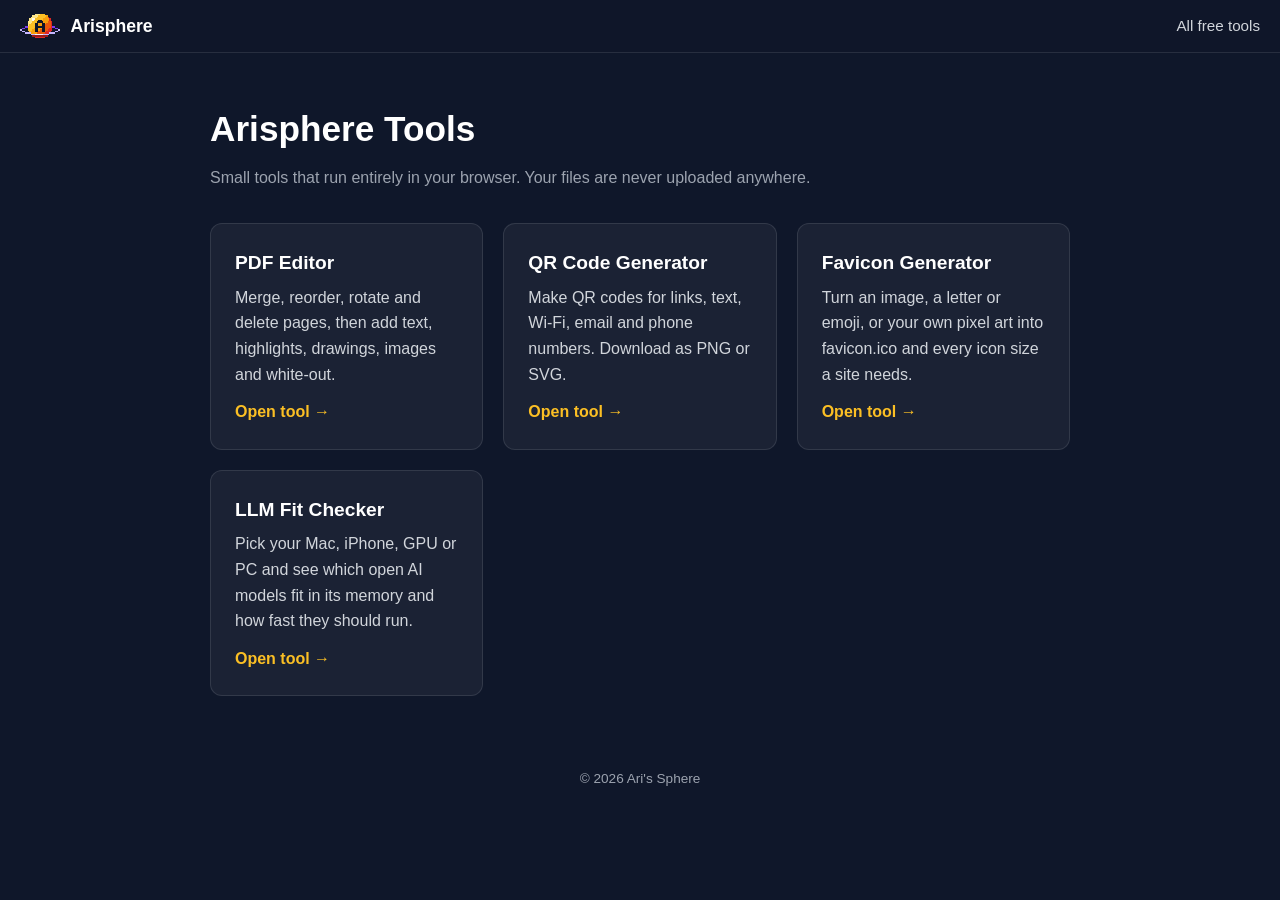
<file: index.html>
<!DOCTYPE html>
<html lang="en">
<head>
    <meta charset="UTF-8">
    <meta name="viewport" content="width=device-width, initial-scale=1.0">
    <meta name="description" content="Free tools by Arisphere that run right in your browser. Your files never leave your device.">
    <title>Arisphere Tools</title>
    <link rel="icon" href="assets/brand/favicon.svg" type="image/svg+xml">
    <link rel="icon" href="assets/brand/favicon-32.png" type="image/png" sizes="32x32">
    <link rel="apple-touch-icon" href="assets/brand/apple-touch-icon.png">
    <link rel="stylesheet" href="assets/site.css">
    <style>
        main {
            max-width: 900px;
            margin: 0 auto;
            padding: 48px 20px;
        }

        h1 {
            color: var(--white);
            font-size: 2.2rem;
            margin-bottom: 8px;
        }

        .subtitle {
            color: var(--gray-400);
            margin-bottom: 32px;
        }

        .tools {
            display: grid;
            grid-template-columns: repeat(auto-fill, minmax(260px, 1fr));
            gap: 20px;
        }

        .tool {
            display: block;
            padding: 24px;
            border-radius: var(--radius);
            background: var(--surface);
            border: 1px solid var(--border);
            color: var(--gray-300);
            text-decoration: none;
            transition: border-color 0.15s, transform 0.15s;
        }

        .tool:hover {
            border-color: var(--primary);
            transform: translateY(-2px);
        }

        .tool h2 {
            color: var(--white);
            font-size: 1.2rem;
            margin-bottom: 6px;
        }

        .tool span {
            display: inline-block;
            margin-top: 12px;
            color: var(--primary-light);
            font-weight: 600;
        }
    </style>
</head>
<body>
    <header class="site-header">
        <a class="site-logo" href="https://arisphere.net"><img src="assets/brand/logo.svg" alt="" width="40" height="28">Arisphere</a>
        <nav>
            <a href="https://arisphere.net/free-tools">All free tools</a>
        </nav>
    </header>

    <main>
        <h1>Arisphere Tools</h1>
        <p class="subtitle">Small tools that run entirely in your browser. Your files are never uploaded anywhere.</p>

        <!-- Add a card here for each new tool, and the same card on arisphere.net/free-tools. -->
        <div class="tools">
            <a class="tool" href="pdf-editor/">
                <h2>PDF Editor</h2>
                <p>Merge, reorder, rotate and delete pages, then add text, highlights, drawings, images and white-out.</p>
                <span>Open tool &rarr;</span>
            </a>
            <a class="tool" href="qr-code/">
                <h2>QR Code Generator</h2>
                <p>Make QR codes for links, text, Wi-Fi, email and phone numbers. Download as PNG or SVG.</p>
                <span>Open tool &rarr;</span>
            </a>
            <a class="tool" href="favicon/">
                <h2>Favicon Generator</h2>
                <p>Turn an image, a letter or emoji, or your own pixel art into favicon.ico and every icon size a site needs.</p>
                <span>Open tool &rarr;</span>
            </a>
            <a class="tool" href="llm-fit/">
                <h2>LLM Fit Checker</h2>
                <p>Pick your Mac, iPhone, GPU or PC and see which open AI models fit in its memory and how fast they should run.</p>
                <span>Open tool &rarr;</span>
            </a>
        </div>
    </main>

    <footer class="site-footer">&copy; 2026 Ari's Sphere</footer>
</body>
</html>
</file>
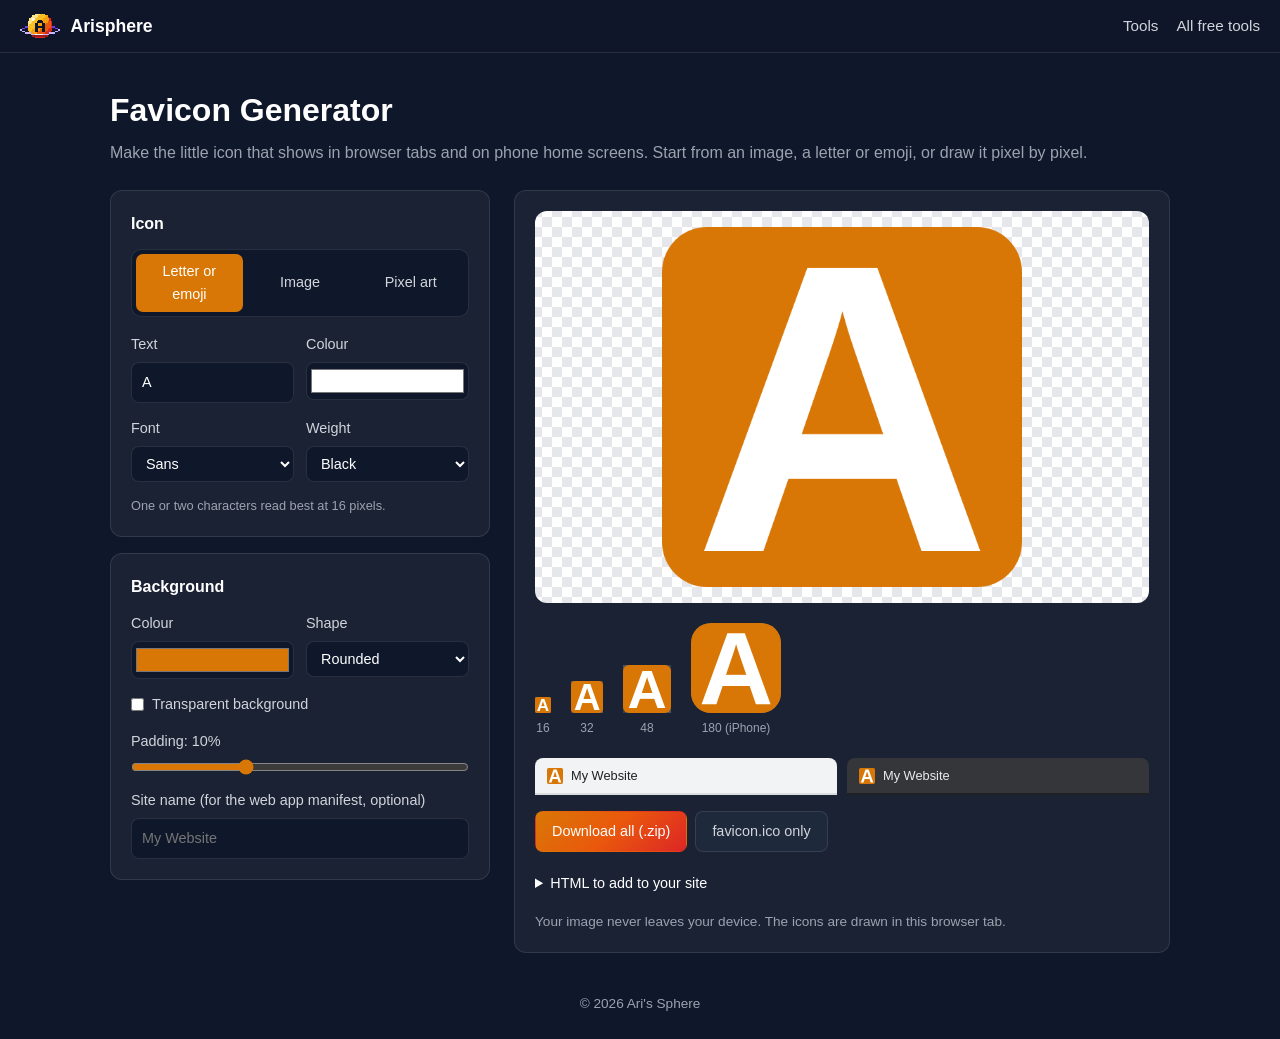
<file: favicon/index.html>
<!DOCTYPE html>
<html lang="en">
<head>
    <meta charset="UTF-8">
    <meta name="viewport" content="width=device-width, initial-scale=1.0">
    <!-- Everything runs locally: no request may leave this site. -->
    <meta http-equiv="Content-Security-Policy" content="default-src 'self'; script-src 'self'; style-src 'self' 'unsafe-inline'; img-src 'self' blob: data:; object-src 'none'; base-uri 'self'; form-action 'none'">
    <meta name="description" content="Free favicon generator. Make a site icon from an image, a letter or emoji, or draw it as pixel art, then download favicon.ico and every PNG size. Runs in your browser.">
    <title>Favicon Generator - Arisphere Tools</title>
    <link rel="icon" href="../assets/brand/favicon.svg" type="image/svg+xml">
    <link rel="icon" href="../assets/brand/favicon-32.png" type="image/png" sizes="32x32">
    <link rel="apple-touch-icon" href="../assets/brand/apple-touch-icon.png">
    <link rel="stylesheet" href="../assets/site.css">
    <link rel="stylesheet" href="favicon.css">
    <script type="module" src="favicon.js"></script>
</head>
<body>
    <header class="site-header">
        <a class="site-logo" href="https://arisphere.net"><img src="../assets/brand/logo.svg" alt="" width="40" height="28">Arisphere</a>
        <nav>
            <a href="../">Tools</a>
            <a href="https://arisphere.net/free-tools">All free tools</a>
        </nav>
    </header>

    <main class="tool-main">
        <h1>Favicon Generator</h1>
        <p class="tool-intro">Make the little icon that shows in browser tabs and on phone home screens. Start from an image, a letter or emoji, or draw it pixel by pixel.</p>

        <div class="tool-layout">
            <div>
                <section class="panel" aria-labelledby="source-heading">
                    <h2 id="source-heading">Icon</h2>
                    <div class="tabs" role="tablist" aria-label="How to make the icon">
                        <button role="tab" aria-selected="true" data-mode="text">Letter or emoji</button>
                        <button role="tab" aria-selected="false" data-mode="image">Image</button>
                        <button role="tab" aria-selected="false" data-mode="pixel">Pixel art</button>
                    </div>

                    <div data-form="text">
                        <div class="form-row">
                            <label class="form-field">Text
                                <input type="text" id="text" value="A" maxlength="4" spellcheck="false">
                            </label>
                            <label class="form-field">Colour
                                <input type="color" id="text-color" value="#ffffff">
                            </label>
                        </div>
                        <div class="form-row">
                            <label class="form-field">Font
                                <select id="text-font">
                                    <option value="sans" selected>Sans</option>
                                    <option value="serif">Serif</option>
                                    <option value="mono">Mono</option>
                                    <option value="rounded">Rounded</option>
                                </select>
                            </label>
                            <label class="form-field">Weight
                                <select id="text-weight">
                                    <option value="400">Regular</option>
                                    <option value="700">Bold</option>
                                    <option value="900" selected>Black</option>
                                </select>
                            </label>
                        </div>
                        <p class="hint">One or two characters read best at 16 pixels.</p>
                    </div>

                    <div data-form="image" hidden>
                        <label class="form-field">Image
                            <input type="file" id="image-file" accept="image/png,image/jpeg,image/svg+xml,image/webp,image/gif">
                        </label>
                        <p class="hint">A square image works best. SVG stays sharp at every size.</p>
                    </div>

                    <div data-form="pixel" hidden>
                        <div class="form-row">
                            <label class="form-field">Grid
                                <select id="grid-size">
                                    <option value="16" selected>16 &times; 16</option>
                                    <option value="32">32 &times; 32</option>
                                </select>
                            </label>
                            <label class="form-field">Colour
                                <input type="color" id="pen-color" value="#d97706">
                            </label>
                        </div>
                        <div class="swatches" id="swatches" aria-label="Palette"></div>
                        <div class="tabs pixel-tools" role="radiogroup" aria-label="Drawing tool">
                            <button role="radio" aria-selected="true" data-pixel-tool="pen">Pen</button>
                            <button role="radio" aria-selected="false" data-pixel-tool="eraser">Eraser</button>
                            <button role="radio" aria-selected="false" data-pixel-tool="fill">Fill</button>
                        </div>
                        <div class="actions pixel-actions">
                            <label class="btn" for="trace-file">Start from an image</label>
                            <input type="file" id="trace-file" accept="image/png,image/jpeg,image/svg+xml,image/webp,image/gif" hidden>
                            <button class="btn" id="pixel-undo" disabled>Undo</button>
                            <button class="btn" id="pixel-clear">Clear</button>
                        </div>
                        <p class="hint">Draw on the big grid. Right-click or hold Shift to erase.</p>
                    </div>
                </section>

                <section class="panel" aria-labelledby="style-heading">
                    <h2 id="style-heading">Background</h2>
                    <div class="form-row">
                        <label class="form-field">Colour
                            <input type="color" id="bg" value="#d97706">
                        </label>
                        <label class="form-field">Shape
                            <select id="shape">
                                <option value="0">Square</option>
                                <option value="0.25" selected>Rounded</option>
                                <option value="1">Circle</option>
                            </select>
                        </label>
                    </div>
                    <label class="check form-field"><input type="checkbox" id="transparent"> Transparent background</label>
                    <label class="form-field"><span>Padding: <span id="padding-label">10%</span></span>
                        <input type="range" id="padding" min="0" max="30" step="1" value="10">
                    </label>
                    <label class="form-field">Site name (for the web app manifest, optional)
                        <input type="text" id="site-name" placeholder="My Website">
                    </label>
                </section>
            </div>

            <section class="panel preview-panel" aria-label="Preview">
                <div class="stage" id="stage">
                    <canvas id="big" width="512" height="512" aria-label="Icon preview"></canvas>
                </div>

                <div class="sizes" aria-label="Actual sizes">
                    <figure><canvas data-size="16"></canvas><figcaption>16</figcaption></figure>
                    <figure><canvas data-size="32"></canvas><figcaption>32</figcaption></figure>
                    <figure><canvas data-size="48"></canvas><figcaption>48</figcaption></figure>
                    <figure><canvas data-size="180" data-apple></canvas><figcaption>180 (iPhone)</figcaption></figure>
                </div>

                <div class="tab-mocks" aria-hidden="true">
                    <div class="tab-mock tab-mock--light"><canvas data-size="32" data-tab></canvas><span id="tab-title-light">My Website</span></div>
                    <div class="tab-mock tab-mock--dark"><canvas data-size="32" data-tab></canvas><span id="tab-title-dark">My Website</span></div>
                </div>

                <div class="actions">
                    <button class="btn btn-primary" id="download-zip">Download all (.zip)</button>
                    <button class="btn" id="download-ico">favicon.ico only</button>
                </div>

                <details class="snippet">
                    <summary>HTML to add to your site</summary>
                    <p class="hint">Unzip the files into your site's root folder, then paste this inside <code>&lt;head&gt;</code>.</p>
                    <pre id="snippet"></pre>
                    <button class="btn" id="copy-snippet">Copy</button>
                </details>

                <p class="privacy-line">Your image never leaves your device. The icons are drawn in this browser tab.</p>
            </section>
        </div>
    </main>

    <footer class="site-footer">&copy; 2026 Ari's Sphere</footer>
</body>
</html>
</file>
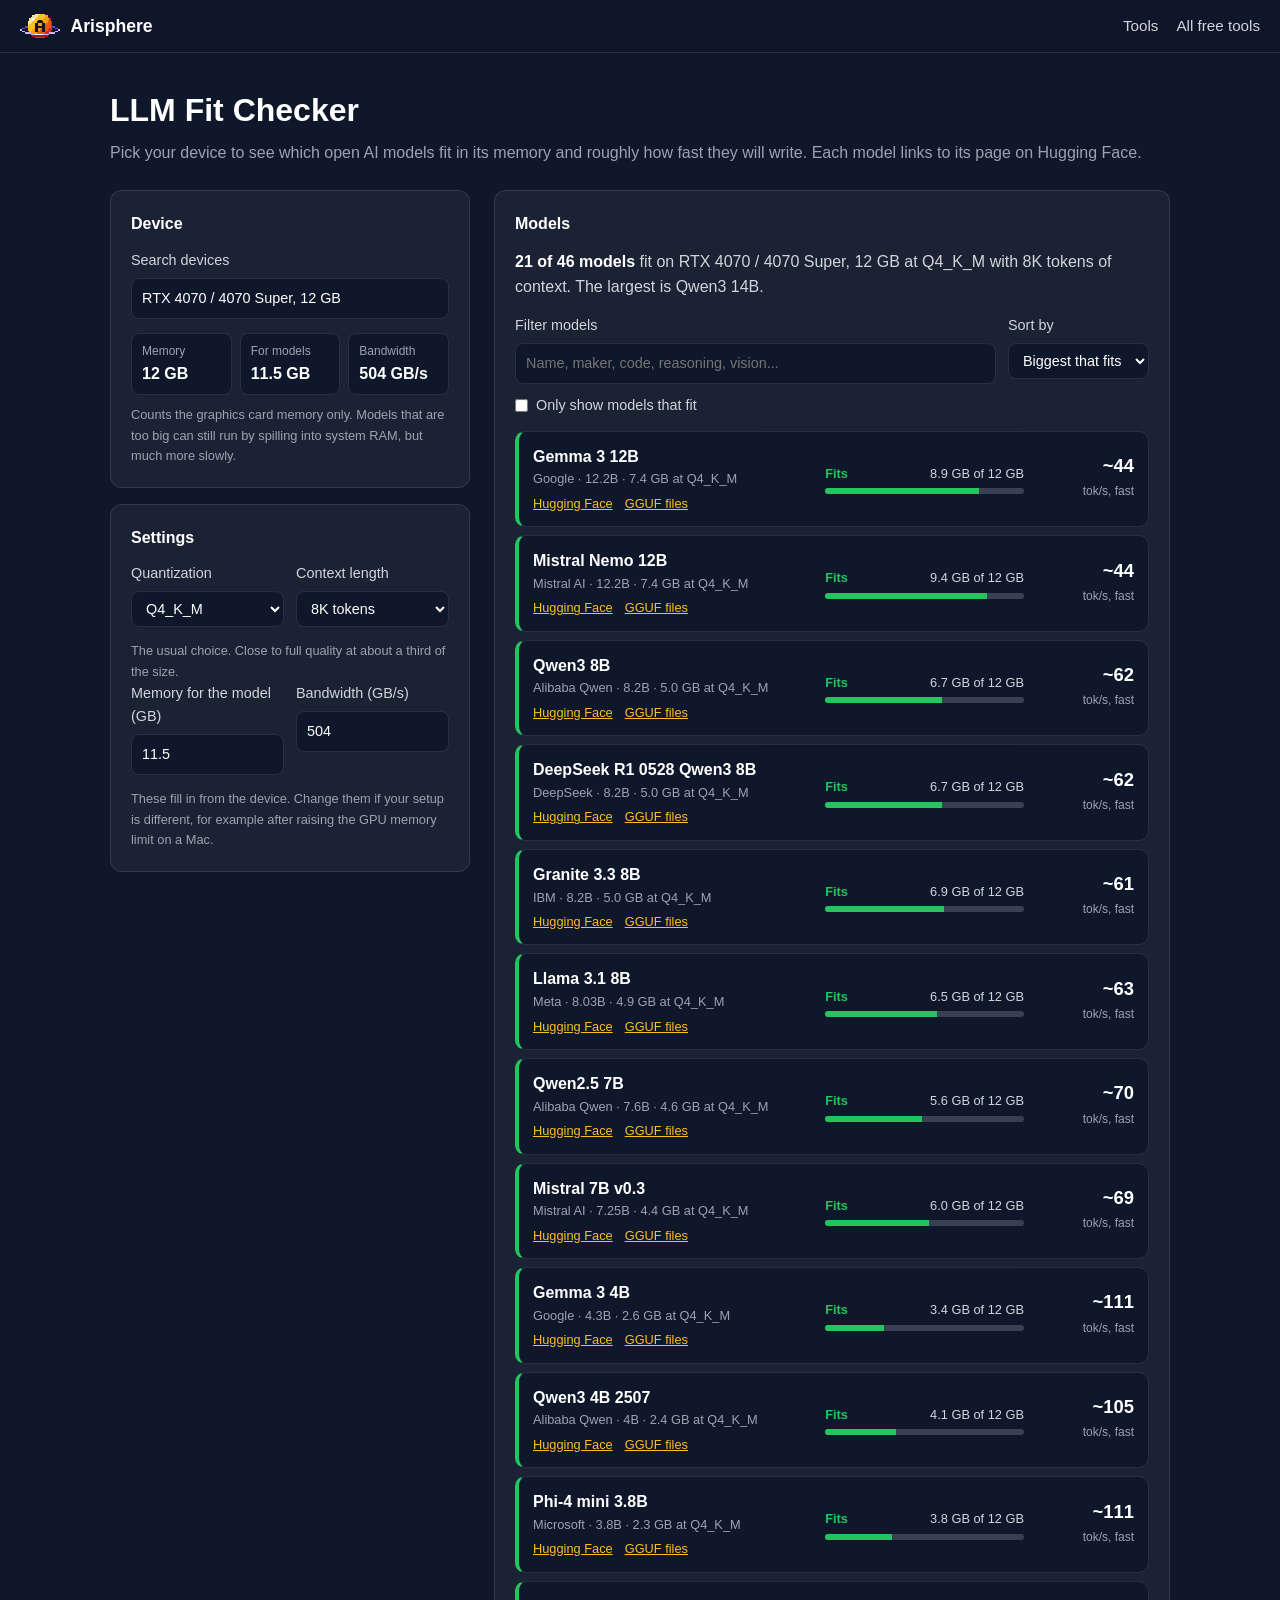
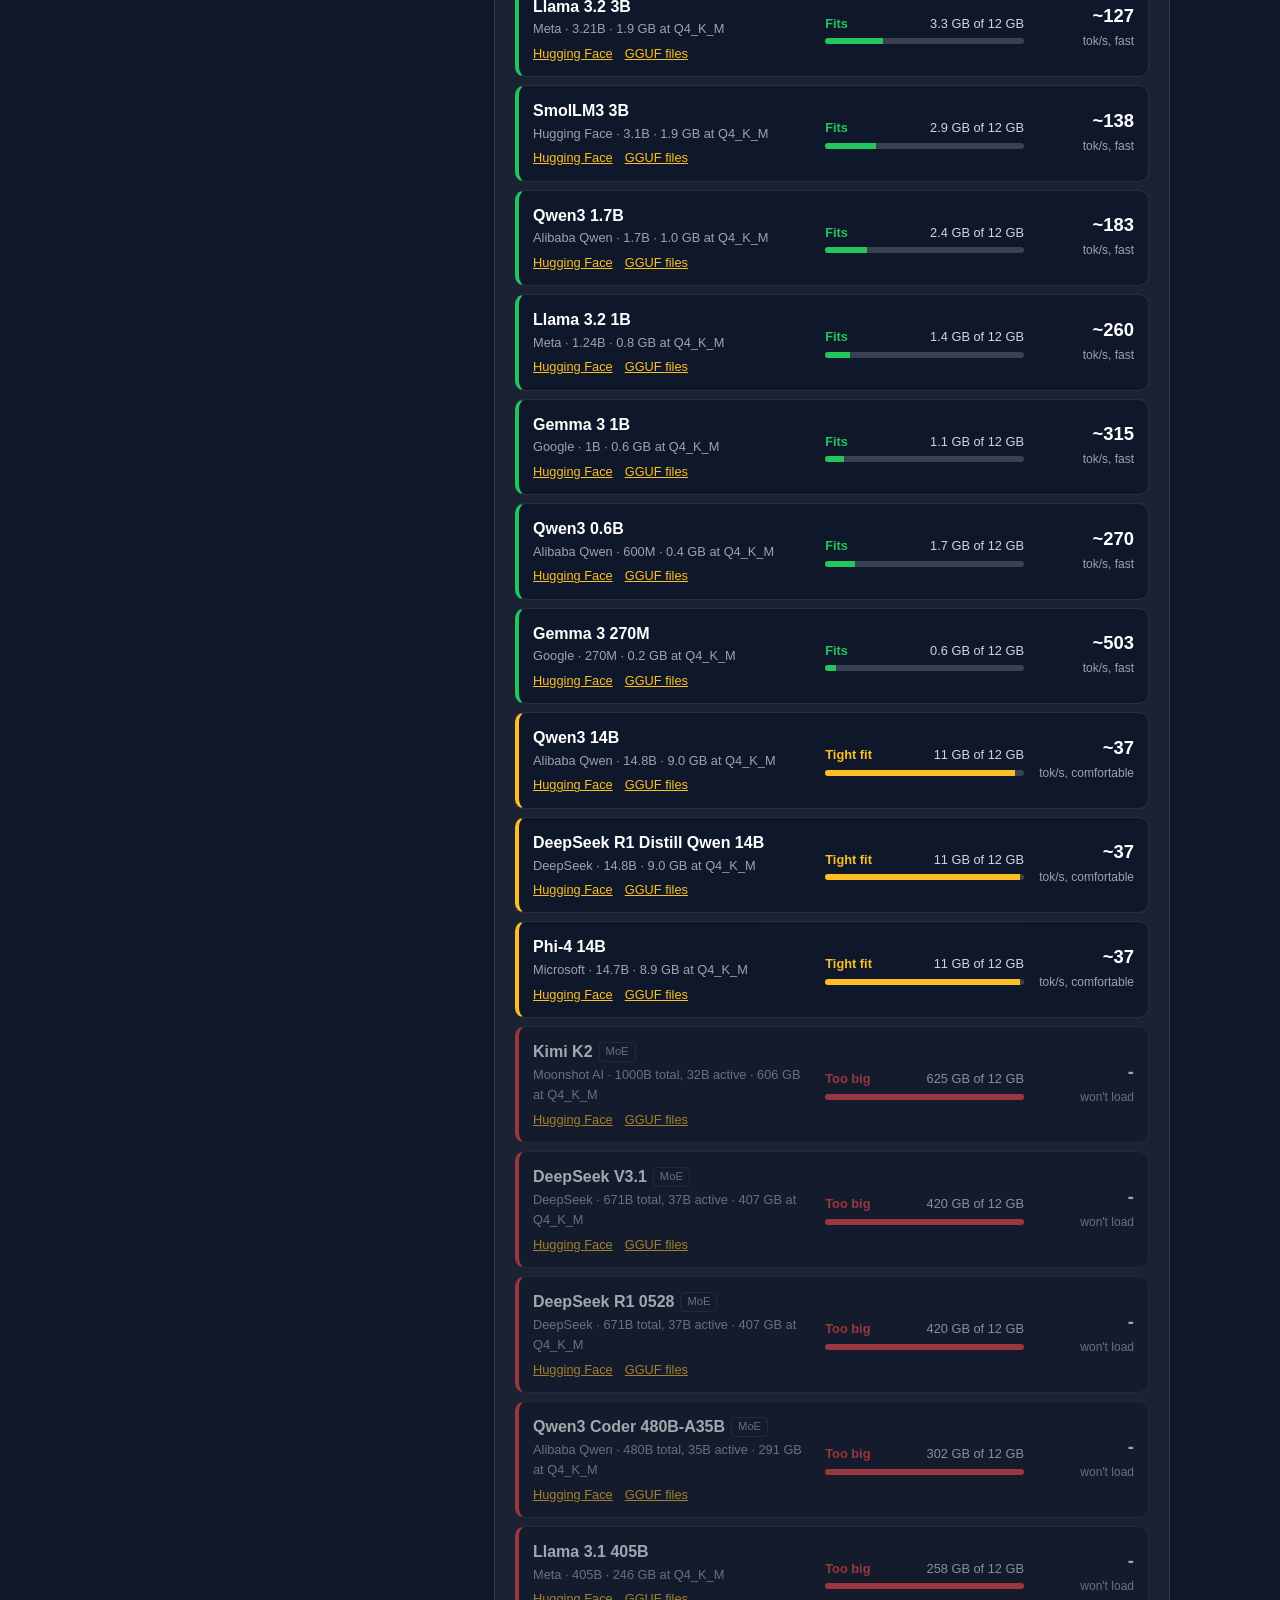
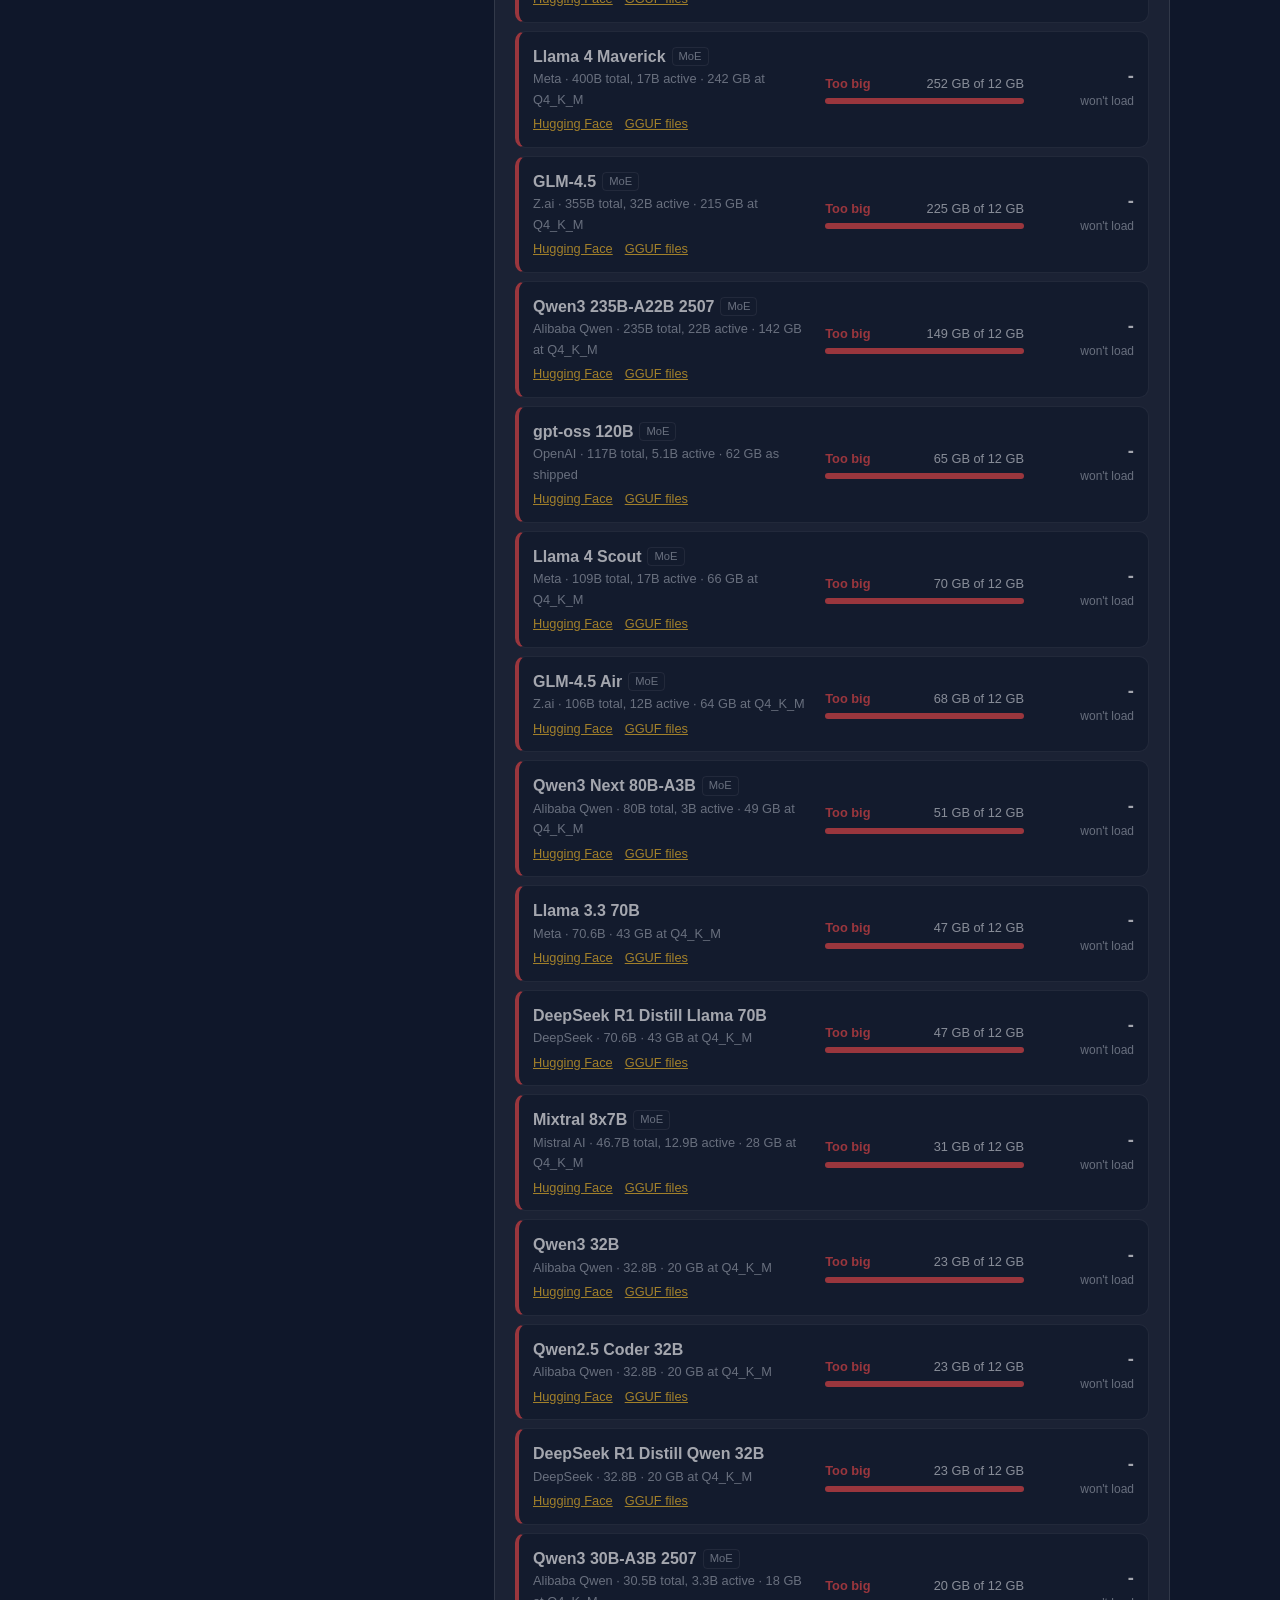
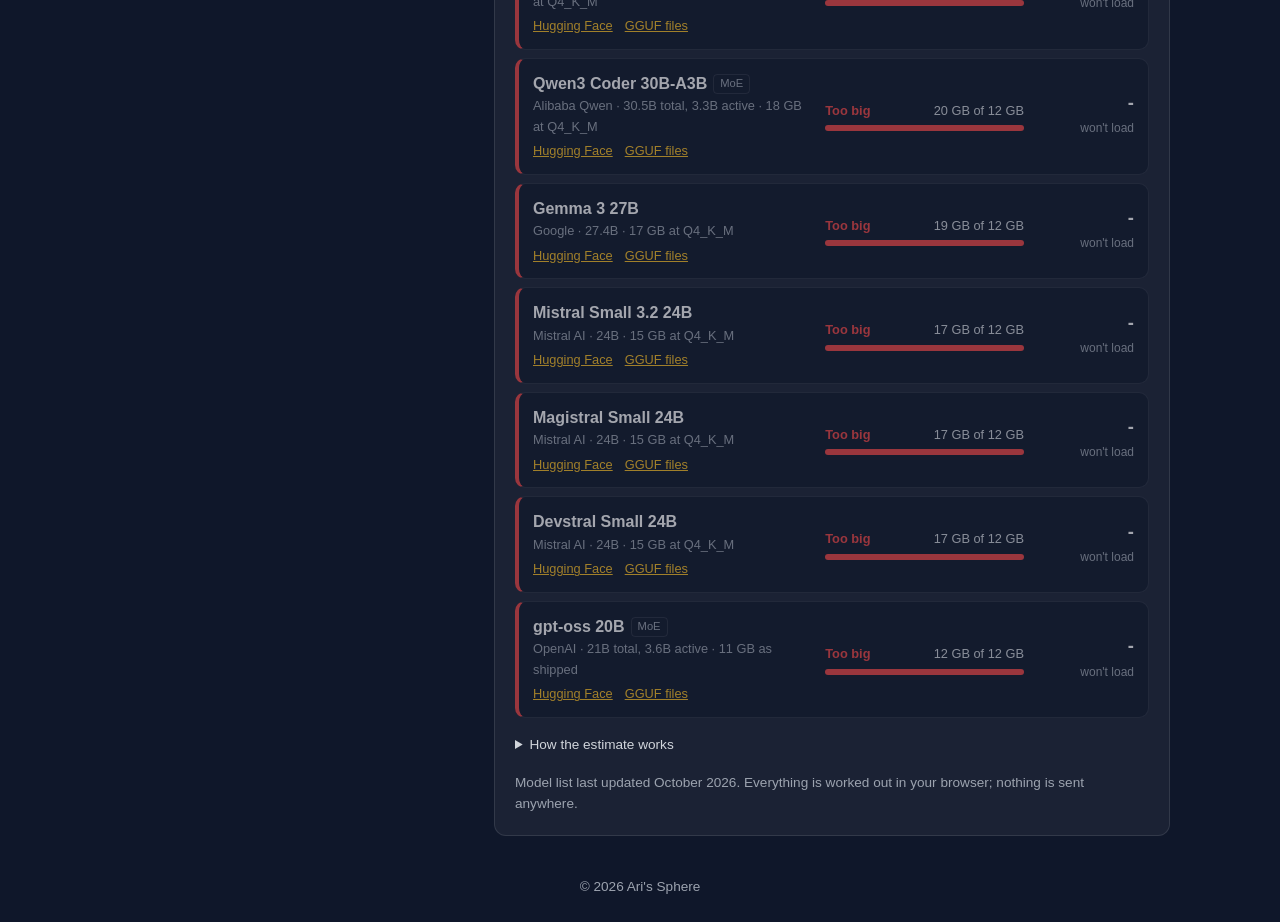
<file: llm-fit/index.html>
<!DOCTYPE html>
<html lang="en">
<head>
    <meta charset="UTF-8">
    <meta name="viewport" content="width=device-width, initial-scale=1.0">
    <!-- Everything runs locally: no request may leave this site. -->
    <meta http-equiv="Content-Security-Policy" content="default-src 'self'; script-src 'self'; style-src 'self' 'unsafe-inline'; img-src 'self' blob: data:; object-src 'none'; base-uri 'self'; form-action 'none'">
    <meta name="description" content="Free LLM fit checker. Pick your Mac, iPhone, GPU or PC and see which open AI models fit in its memory, how fast they should run, and where to get them on Hugging Face.">
    <title>LLM Fit Checker - Arisphere Tools</title>
    <link rel="icon" href="../assets/brand/favicon.svg" type="image/svg+xml">
    <link rel="icon" href="../assets/brand/favicon-32.png" type="image/png" sizes="32x32">
    <link rel="apple-touch-icon" href="../assets/brand/apple-touch-icon.png">
    <link rel="stylesheet" href="../assets/site.css">
    <link rel="stylesheet" href="llm-fit.css">
    <script type="module" src="llm-fit.js"></script>
</head>
<body>
    <header class="site-header">
        <a class="site-logo" href="https://arisphere.net"><img src="../assets/brand/logo.svg" alt="" width="40" height="28">Arisphere</a>
        <nav>
            <a href="../">Tools</a>
            <a href="https://arisphere.net/free-tools">All free tools</a>
        </nav>
    </header>

    <main class="tool-main">
        <h1>LLM Fit Checker</h1>
        <p class="tool-intro">Pick your device to see which open AI models fit in its memory and roughly how fast they will write. Each model links to its page on Hugging Face.</p>

        <div class="tool-layout">
            <div>
                <section class="panel" aria-labelledby="device-heading">
                    <h2 id="device-heading">Device</h2>
                    <div class="combo">
                        <label class="form-field" for="device-search">Search devices
                            <input type="text" id="device-search" role="combobox" aria-autocomplete="list" aria-expanded="false" aria-controls="device-list" autocomplete="off" spellcheck="false" placeholder="M4 Pro, iPhone 16, RTX 4090, 24 GB...">
                        </label>
                        <ul id="device-list" class="combo-list" role="listbox" aria-label="Devices" hidden></ul>
                    </div>
                    <dl id="device-facts" class="facts"></dl>
                    <p id="device-hint" class="hint"></p>
                </section>

                <section class="panel" aria-labelledby="settings-heading">
                    <h2 id="settings-heading">Settings</h2>
                    <div class="form-row">
                        <label class="form-field">Quantization
                            <select id="quant"></select>
                        </label>
                        <label class="form-field">Context length
                            <select id="context">
                                <option value="2048">2K tokens</option>
                                <option value="4096">4K tokens</option>
                                <option value="8192" selected>8K tokens</option>
                                <option value="16384">16K tokens</option>
                                <option value="32768">32K tokens</option>
                                <option value="131072">128K tokens</option>
                            </select>
                        </label>
                    </div>
                    <p id="quant-note" class="hint"></p>
                    <div class="form-row">
                        <label class="form-field">Memory for the model (GB)
                            <input type="number" id="usable" min="0.5" max="2048" step="0.5">
                        </label>
                        <label class="form-field">Bandwidth (GB/s)
                            <input type="number" id="bandwidth" min="1" max="20000" step="1">
                        </label>
                    </div>
                    <p class="hint">These fill in from the device. Change them if your setup is different, for example after raising the GPU memory limit on a Mac.</p>
                </section>

            </div>

            <section class="panel results-panel" aria-labelledby="results-heading">
                <h2 id="results-heading">Models</h2>
                <p id="summary" class="summary" role="status"></p>
                <div class="result-controls">
                    <label class="form-field grow">Filter models
                        <input type="text" id="model-filter" autocomplete="off" spellcheck="false" placeholder="Name, maker, code, reasoning, vision...">
                    </label>
                    <label class="form-field">Sort by
                        <select id="sort">
                            <option value="best" selected>Biggest that fits</option>
                            <option value="speed">Fastest</option>
                            <option value="size">Smallest</option>
                            <option value="name">Name</option>
                        </select>
                    </label>
                </div>
                <label class="check"><input type="checkbox" id="fits-only"> Only show models that fit</label>
                <ol id="models" class="models"></ol>
                <details class="how">
                    <summary>How the estimate works</summary>
                    <p class="hint">A model fits when its weights at the chosen quantization, plus the cache for the context length and a little working space, fit in the memory the device can give it.</p>
                    <p class="hint">Speed is estimated from memory bandwidth: writing each word means reading the model's active weights once, so bandwidth divided by that size gives tokens per second. Real speeds depend on the app (llama.cpp, LM Studio, Ollama, MLX) and are often within about 30% of this. Reading a long prompt first takes extra time.</p>
                    <p class="hint">Mixture-of-experts models (marked MoE) need memory for all their weights but only read a few experts per token, so they are much faster than their size suggests.</p>
                </details>
                <p class="privacy-line">Model list last updated <span id="updated"></span>. Everything is worked out in your browser; nothing is sent anywhere.</p>
            </section>
        </div>
    </main>

    <footer class="site-footer">&copy; 2026 Ari's Sphere</footer>
</body>
</html>
</file>
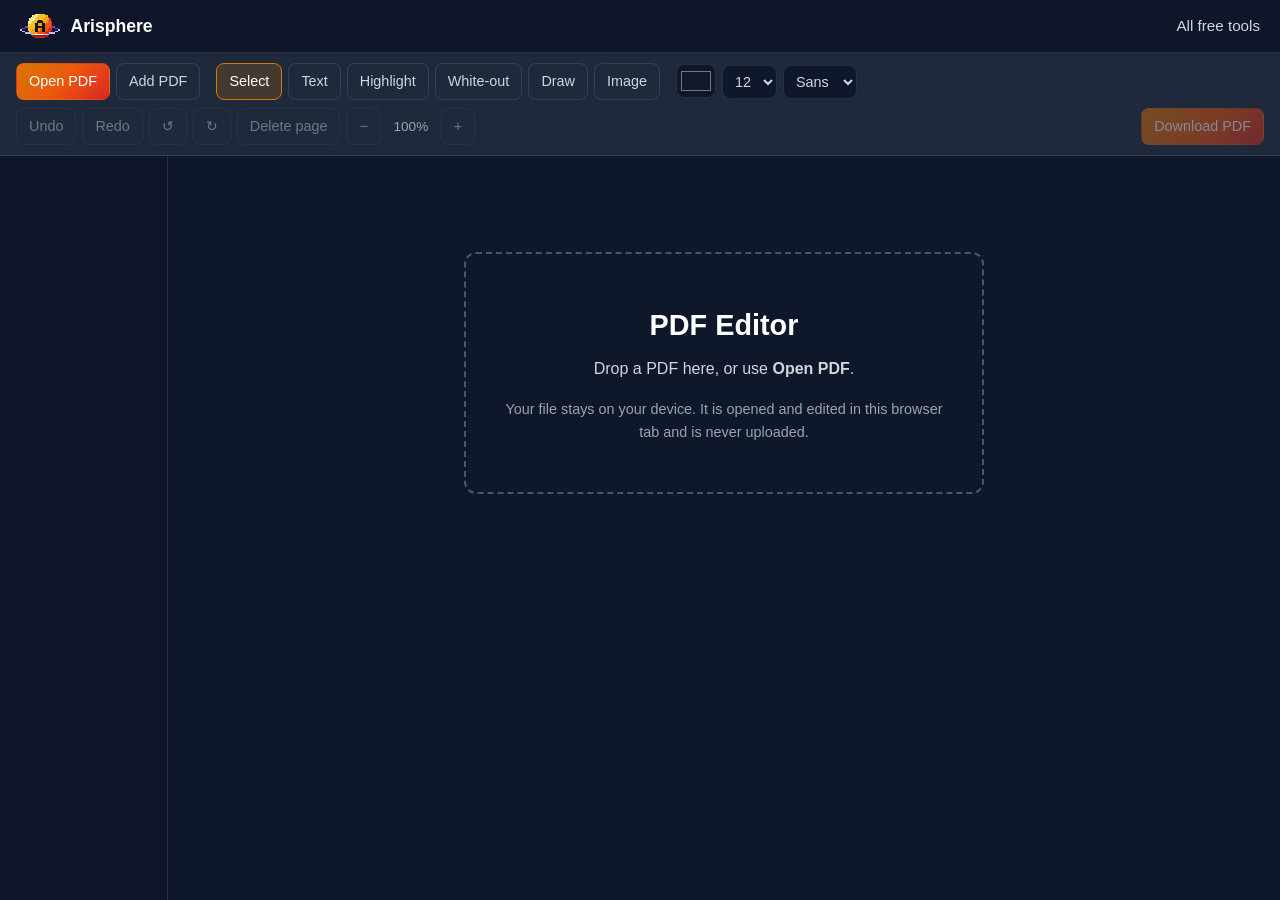
<file: pdf-editor/index.html>
<!DOCTYPE html>
<html lang="en">
<head>
    <meta charset="UTF-8">
    <meta name="viewport" content="width=device-width, initial-scale=1.0">
    <!-- Everything runs locally: no request may leave this site, so files can't either. -->
    <meta http-equiv="Content-Security-Policy" content="default-src 'self'; script-src 'self'; worker-src 'self' blob:; style-src 'self' 'unsafe-inline'; img-src 'self' blob: data:; font-src 'self' data:; connect-src 'self' blob: data:; object-src 'none'; base-uri 'self'; form-action 'none'">
    <meta name="description" content="Free PDF editor that runs in your browser. Merge, reorder, rotate and delete pages, add text, highlights, drawings and images. Your files are never uploaded.">
    <title>PDF Editor - Arisphere Tools</title>
    <link rel="icon" href="../assets/brand/favicon.svg" type="image/svg+xml">
    <link rel="icon" href="../assets/brand/favicon-32.png" type="image/png" sizes="32x32">
    <link rel="apple-touch-icon" href="../assets/brand/apple-touch-icon.png">
    <link rel="stylesheet" href="../assets/site.css">
    <link rel="stylesheet" href="editor.css">
    <script src="../vendor/pdf-lib/pdf-lib.min.js"></script>
    <script type="module" src="editor.js"></script>
</head>
<body>
    <header class="site-header">
        <a class="site-logo" href="https://arisphere.net"><img src="../assets/brand/logo.svg" alt="" width="40" height="28">Arisphere</a>
        <nav>
            <a href="https://arisphere.net/free-tools">All free tools</a>
        </nav>
    </header>

    <div class="toolbar" role="toolbar" aria-label="PDF editor">
        <div class="toolbar-group">
            <label class="btn btn-primary" for="file-open">Open PDF</label>
            <input id="file-open" type="file" accept="application/pdf,.pdf" hidden>
            <label class="btn" id="add-pdf-label" for="file-add" title="Append the pages of other PDFs">Add PDF</label>
            <input id="file-add" type="file" accept="application/pdf,.pdf" multiple hidden>
        </div>

        <div class="toolbar-group" id="tool-buttons" aria-label="Tools">
            <button class="btn tool-btn is-active" data-tool="select" title="Select and move (V)">Select</button>
            <button class="btn tool-btn" data-tool="text" title="Add text (T)">Text</button>
            <button class="btn tool-btn" data-tool="highlight" title="Highlight (H)">Highlight</button>
            <button class="btn tool-btn" data-tool="whiteout" title="Cover with a white box (W). This hides content but does not delete it, so do not use it to redact private information.">White-out</button>
            <button class="btn tool-btn" data-tool="draw" title="Draw freehand (D)">Draw</button>
            <label class="btn" for="image-input" title="Place a PNG or JPG, such as a signature">Image</label>
            <input id="image-input" type="file" accept="image/png,image/jpeg" hidden>
        </div>

        <div class="toolbar-group" aria-label="Style">
            <label class="field" title="Colour">
                <span class="sr-only">Colour</span>
                <input id="opt-color" type="color" value="#111827">
            </label>
            <label class="field" title="Text size or line width">
                <span class="sr-only">Size</span>
                <select id="opt-size">
                    <option value="8">8</option>
                    <option value="10">10</option>
                    <option value="12" selected>12</option>
                    <option value="14">14</option>
                    <option value="18">18</option>
                    <option value="24">24</option>
                    <option value="36">36</option>
                    <option value="48">48</option>
                </select>
            </label>
            <label class="field" title="Font">
                <span class="sr-only">Font</span>
                <select id="opt-font">
                    <option value="Helvetica" selected>Sans</option>
                    <option value="TimesRoman">Serif</option>
                    <option value="Courier">Mono</option>
                </select>
            </label>
        </div>

        <div class="toolbar-group" aria-label="Page">
            <button class="btn" id="undo" title="Undo (Ctrl+Z)" disabled>Undo</button>
            <button class="btn" id="redo" title="Redo (Ctrl+Shift+Z)" disabled>Redo</button>
            <button class="btn" id="rotate-left" title="Rotate page left">&#x21BA;</button>
            <button class="btn" id="rotate-right" title="Rotate page right">&#x21BB;</button>
            <button class="btn" id="delete-page" title="Delete page">Delete page</button>
            <button class="btn" id="zoom-out" title="Zoom out">&minus;</button>
            <span id="zoom-label" class="zoom-label">100%</span>
            <button class="btn" id="zoom-in" title="Zoom in">+</button>
        </div>

        <div class="toolbar-group toolbar-end">
            <button class="btn btn-primary" id="download" disabled>Download PDF</button>
        </div>
    </div>

    <div class="workspace">
        <aside class="sidebar" aria-label="Pages">
            <ol id="thumbs" class="thumbs"></ol>
        </aside>

        <main id="viewer" class="viewer">
            <div id="dropzone" class="dropzone">
                <h1>PDF Editor</h1>
                <p>Drop a PDF here, or use <strong>Open PDF</strong>.</p>
                <p class="privacy-note">Your file stays on your device. It is opened and edited in this browser tab and is never uploaded.</p>
            </div>
            <div id="page-wrap" class="page-wrap" hidden>
                <canvas id="page-canvas"></canvas>
                <div id="overlay" class="overlay"></div>
            </div>
        </main>
    </div>

    <div id="status" class="status" role="status" aria-live="polite"></div>
</body>
</html>
</file>
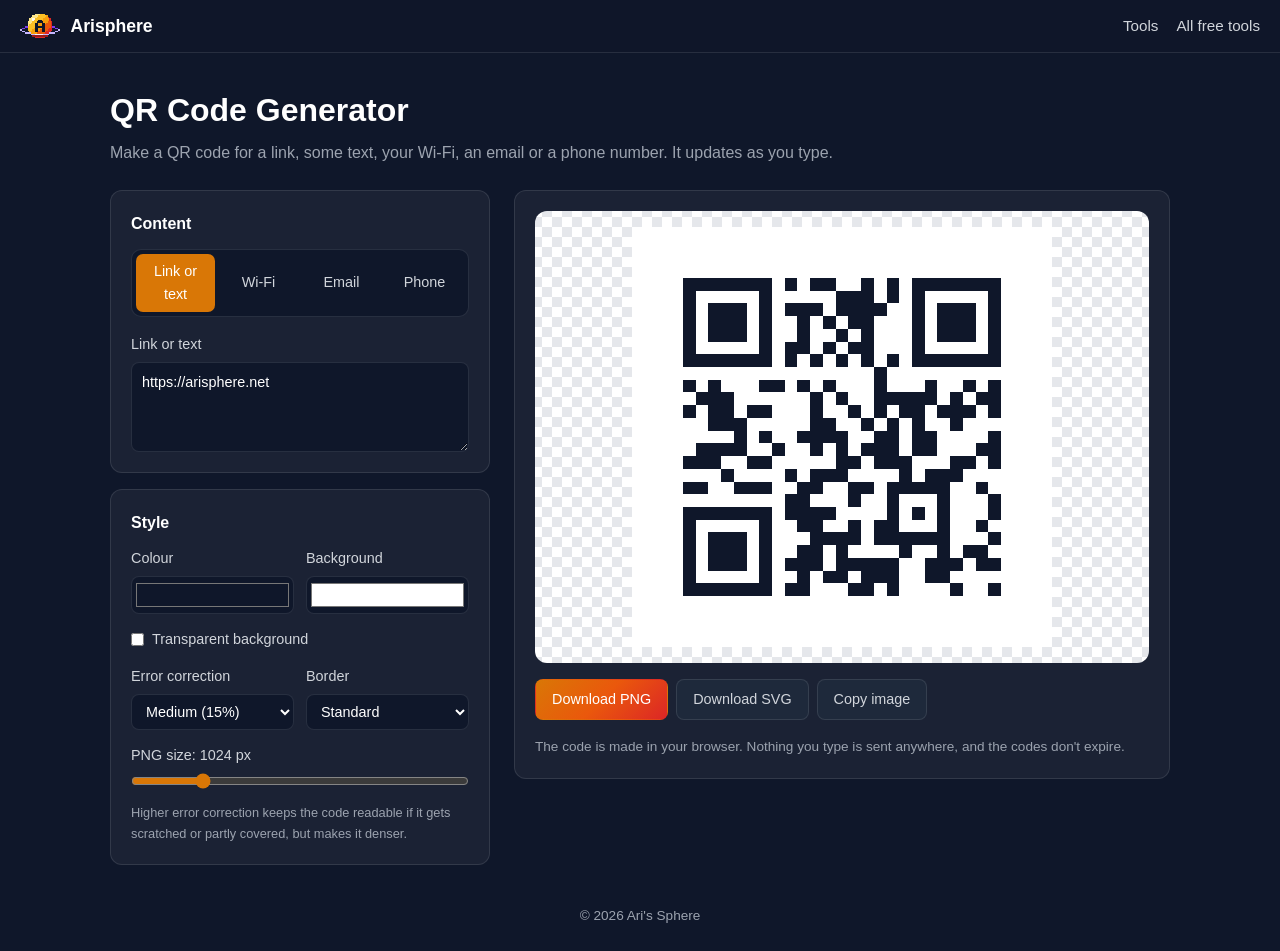
<file: qr-code/index.html>
<!DOCTYPE html>
<html lang="en">
<head>
    <meta charset="UTF-8">
    <meta name="viewport" content="width=device-width, initial-scale=1.0">
    <!-- Everything runs locally: no request may leave this site. -->
    <meta http-equiv="Content-Security-Policy" content="default-src 'self'; script-src 'self'; style-src 'self' 'unsafe-inline'; img-src 'self' blob: data:; object-src 'none'; base-uri 'self'; form-action 'none'">
    <meta name="description" content="Free QR code generator for links, text, Wi-Fi, email and phone numbers. Download as PNG or SVG. Runs in your browser, nothing is uploaded.">
    <title>QR Code Generator - Arisphere Tools</title>
    <link rel="icon" href="../assets/brand/favicon.svg" type="image/svg+xml">
    <link rel="icon" href="../assets/brand/favicon-32.png" type="image/png" sizes="32x32">
    <link rel="apple-touch-icon" href="../assets/brand/apple-touch-icon.png">
    <link rel="stylesheet" href="../assets/site.css">
    <link rel="stylesheet" href="qr.css">
    <script src="../vendor/qrcode-generator/qrcode.js"></script>
    <script type="module" src="qr.js"></script>
</head>
<body>
    <header class="site-header">
        <a class="site-logo" href="https://arisphere.net"><img src="../assets/brand/logo.svg" alt="" width="40" height="28">Arisphere</a>
        <nav>
            <a href="../">Tools</a>
            <a href="https://arisphere.net/free-tools">All free tools</a>
        </nav>
    </header>

    <main class="tool-main">
        <h1>QR Code Generator</h1>
        <p class="tool-intro">Make a QR code for a link, some text, your Wi-Fi, an email or a phone number. It updates as you type.</p>

        <div class="tool-layout">
            <div>
                <section class="panel" aria-labelledby="content-heading">
                    <h2 id="content-heading">Content</h2>
                    <div class="tabs" role="tablist" aria-label="What the code holds">
                        <button role="tab" aria-selected="true" data-kind="text">Link or text</button>
                        <button role="tab" aria-selected="false" data-kind="wifi">Wi-Fi</button>
                        <button role="tab" aria-selected="false" data-kind="email">Email</button>
                        <button role="tab" aria-selected="false" data-kind="phone">Phone</button>
                    </div>

                    <div data-form="text">
                        <label class="form-field">Link or text
                            <textarea id="text" placeholder="https://arisphere.net">https://arisphere.net</textarea>
                        </label>
                    </div>

                    <div data-form="wifi" hidden>
                        <label class="form-field">Network name
                            <input type="text" id="wifi-ssid" autocomplete="off" spellcheck="false">
                        </label>
                        <label class="form-field">Password
                            <input type="text" id="wifi-pass" autocomplete="off" spellcheck="false">
                        </label>
                        <div class="form-row">
                            <label class="form-field">Security
                                <select id="wifi-type">
                                    <option value="WPA" selected>WPA / WPA2 / WPA3</option>
                                    <option value="WEP">WEP</option>
                                    <option value="nopass">None</option>
                                </select>
                            </label>
                        </div>
                        <label class="check"><input type="checkbox" id="wifi-hidden"> Hidden network</label>
                    </div>

                    <div data-form="email" hidden>
                        <label class="form-field">Email address
                            <input type="email" id="email-to" placeholder="name@example.com">
                        </label>
                        <label class="form-field">Subject (optional)
                            <input type="text" id="email-subject">
                        </label>
                        <label class="form-field">Message (optional)
                            <textarea id="email-body"></textarea>
                        </label>
                    </div>

                    <div data-form="phone" hidden>
                        <label class="form-field">Phone number
                            <input type="tel" id="phone" placeholder="+354 555 1234">
                        </label>
                    </div>
                </section>

                <section class="panel" aria-labelledby="style-heading">
                    <h2 id="style-heading">Style</h2>
                    <div class="form-row">
                        <label class="form-field">Colour
                            <input type="color" id="fg" value="#0f172a">
                        </label>
                        <label class="form-field">Background
                            <input type="color" id="bg" value="#ffffff">
                        </label>
                    </div>
                    <label class="check form-field"><input type="checkbox" id="transparent"> Transparent background</label>
                    <div class="form-row">
                        <label class="form-field">Error correction
                            <select id="ecc">
                                <option value="L">Low (7%)</option>
                                <option value="M" selected>Medium (15%)</option>
                                <option value="Q">High (25%)</option>
                                <option value="H">Highest (30%)</option>
                            </select>
                        </label>
                        <label class="form-field">Border
                            <select id="margin">
                                <option value="0">None</option>
                                <option value="2">Small</option>
                                <option value="4" selected>Standard</option>
                                <option value="8">Large</option>
                            </select>
                        </label>
                    </div>
                    <label class="form-field"><span>PNG size: <span id="size-label">1024 px</span></span>
                        <input type="range" id="size" min="256" max="4096" step="128" value="1024">
                    </label>
                    <p class="hint">Higher error correction keeps the code readable if it gets scratched or partly covered, but makes it denser.</p>
                </section>
            </div>

            <section class="panel preview-panel" aria-label="Preview">
                <div class="qr-frame">
                    <canvas id="preview" width="512" height="512" aria-label="QR code preview"></canvas>
                </div>
                <p id="message" class="warning" role="status"></p>
                <div class="actions">
                    <button class="btn btn-primary" id="download-png">Download PNG</button>
                    <button class="btn" id="download-svg">Download SVG</button>
                    <button class="btn" id="copy">Copy image</button>
                </div>
                <p class="privacy-line">The code is made in your browser. Nothing you type is sent anywhere, and the codes don't expire.</p>
            </section>
        </div>
    </main>

    <footer class="site-footer">&copy; 2026 Ari's Sphere</footer>
</body>
</html>
</file>
<file: assets/site.css>
/* Shared look for every Arisphere tool. Colours match arisphere.net. */
:root {
    --primary: #d97706;
    --primary-dark: #b45309;
    --primary-light: #fbbf24;
    --danger: #dc2626;
    --dark: #0f172a;
    --dark-light: #1e293b;
    --gray-800: #1f2937;
    --gray-700: #374151;
    --gray-600: #4b5563;
    --gray-400: #9ca3af;
    --gray-300: #d1d5db;
    --white: #ffffff;
    --surface: rgba(255, 255, 255, 0.05);
    --border: rgba(255, 255, 255, 0.1);
    --gradient-1: linear-gradient(135deg, #d97706 0%, #ea580c 50%, #dc2626 100%);
    --radius: 12px;
    --font: 'Inter', -apple-system, BlinkMacSystemFont, 'Segoe UI', Roboto, Helvetica, Arial, sans-serif;
}

* {
    margin: 0;
    padding: 0;
    box-sizing: border-box;
}

body {
    font-family: var(--font);
    background-color: var(--dark);
    color: var(--gray-300);
    line-height: 1.6;
}

a {
    color: var(--primary-light);
}

.site-header {
    display: flex;
    align-items: center;
    justify-content: space-between;
    gap: 16px;
    padding: 12px 20px;
    background: rgba(15, 23, 42, 0.95);
    border-bottom: 1px solid var(--border);
}

.site-logo {
    display: flex;
    align-items: center;
    gap: 10px;
    color: var(--white);
    font-weight: 700;
    font-size: 1.1rem;
    text-decoration: none;
}

.site-logo img {
    height: 28px;
    width: auto;
}

.site-header nav {
    display: flex;
    gap: 18px;
    font-size: 0.95rem;
}

.site-header nav a {
    color: var(--gray-300);
    text-decoration: none;
}

.site-header nav a:hover {
    color: var(--primary-light);
}

.btn {
    display: inline-flex;
    align-items: center;
    justify-content: center;
    gap: 6px;
    padding: 8px 16px;
    border-radius: 8px;
    border: 1px solid var(--border);
    background: var(--dark-light);
    color: var(--gray-300);
    font: inherit;
    font-size: 0.9rem;
    font-weight: 500;
    cursor: pointer;
    text-decoration: none;
    transition: background 0.15s, border-color 0.15s, color 0.15s;
}

.btn:hover:not(:disabled) {
    border-color: var(--primary);
    color: var(--white);
}

.btn:disabled {
    opacity: 0.45;
    cursor: not-allowed;
}

.btn-primary {
    background: var(--gradient-1);
    border-color: transparent;
    color: var(--white);
}

.btn:focus-visible,
button:focus-visible,
a:focus-visible,
input:focus-visible,
select:focus-visible {
    outline: 2px solid var(--primary-light);
    outline-offset: 2px;
}

.site-footer {
    padding: 24px 20px;
    text-align: center;
    color: var(--gray-400);
    font-size: 0.85rem;
}

/* Form-style tools: a column of controls next to a live preview. */
.tool-main {
    max-width: 1100px;
    margin: 0 auto;
    padding: 32px 20px 16px;
}

.tool-main h1 {
    color: var(--white);
    font-size: 2rem;
    margin-bottom: 4px;
}

.tool-intro {
    color: var(--gray-400);
    margin-bottom: 24px;
}

.tool-layout {
    display: grid;
    grid-template-columns: minmax(0, 380px) minmax(0, 1fr);
    gap: 24px;
    align-items: start;
}

.panel {
    padding: 20px;
    border-radius: var(--radius);
    background: var(--surface);
    border: 1px solid var(--border);
}

.panel + .panel {
    margin-top: 16px;
}

.panel h2 {
    color: var(--white);
    font-size: 1rem;
    margin-bottom: 12px;
}

.form-field {
    display: flex;
    flex-direction: column;
    gap: 6px;
    margin-bottom: 14px;
    font-size: 0.9rem;
}

.form-field:last-child {
    margin-bottom: 0;
}

.form-row {
    display: grid;
    grid-template-columns: repeat(auto-fit, minmax(100px, 1fr));
    gap: 12px;
    margin-bottom: 14px;
}

.form-row .form-field {
    margin-bottom: 0;
}

.form-field input[type="text"],
.form-field input[type="email"],
.form-field input[type="tel"],
.form-field input[type="url"],
.form-field input[type="password"],
.form-field input[type="number"],
.form-field select,
.form-field textarea {
    width: 100%;
    padding: 8px 10px;
    border-radius: 8px;
    border: 1px solid var(--border);
    background: var(--dark);
    color: var(--white);
    font: inherit;
}

.form-field textarea {
    min-height: 90px;
    resize: vertical;
}

.form-field input[type="color"] {
    width: 100%;
    height: 38px;
    padding: 2px;
    border-radius: 8px;
    border: 1px solid var(--border);
    background: var(--dark);
    cursor: pointer;
}

.form-field input[type="range"] {
    accent-color: var(--primary);
}

.check {
    display: flex;
    flex-direction: row;
    align-items: center;
    gap: 8px;
    font-size: 0.9rem;
    cursor: pointer;
}

.check input {
    accent-color: var(--primary);
}

.hint {
    color: var(--gray-400);
    font-size: 0.8rem;
}

.warning {
    color: var(--primary-light);
    font-size: 0.85rem;
}

.warning:empty {
    display: none;
}

/* Segmented control used for picking a mode. */
.tabs {
    display: flex;
    flex-wrap: wrap;
    gap: 4px;
    padding: 4px;
    margin-bottom: 16px;
    border-radius: 10px;
    background: var(--dark);
    border: 1px solid var(--border);
}

.tabs button {
    flex: 1;
    padding: 6px 10px;
    border: none;
    border-radius: 7px;
    background: transparent;
    color: var(--gray-300);
    font: inherit;
    font-size: 0.9rem;
    cursor: pointer;
}

.tabs button[aria-selected="true"] {
    background: var(--primary);
    color: var(--white);
}

.actions {
    display: flex;
    flex-wrap: wrap;
    gap: 8px;
    margin-top: 16px;
}

.privacy-line {
    margin-top: 16px;
    color: var(--gray-400);
    font-size: 0.85rem;
}

@media (max-width: 760px) {
    .tool-layout {
        grid-template-columns: 1fr;
    }

    /* On phones, show the result first so changes are visible. */
    .tool-layout .preview-panel {
        order: -1;
    }

    .tool-main {
        padding-top: 20px;
    }
}
</file>
<file: favicon/favicon.css>
.preview-panel {
    position: sticky;
    top: 16px;
}

.stage {
    display: flex;
    justify-content: center;
    padding: 16px;
    border-radius: var(--radius);
    /* A checkerboard shows where the icon is transparent. */
    background: repeating-conic-gradient(#e5e7eb 0% 25%, #ffffff 0% 50%) 50% / 20px 20px;
}

.stage canvas {
    display: block;
    width: 100%;
    max-width: 360px;
    height: auto;
    aspect-ratio: 1;
}

.stage.is-pixel canvas {
    cursor: crosshair;
    touch-action: none;
    image-rendering: pixelated;
}

.sizes {
    display: flex;
    flex-wrap: wrap;
    align-items: flex-end;
    gap: 20px;
    margin-top: 20px;
}

.sizes figure {
    display: flex;
    flex-direction: column;
    align-items: center;
    gap: 6px;
    font-size: 0.75rem;
    color: var(--gray-400);
}

/* Shown at their real pixel size, one canvas pixel per screen pixel where possible. */
.sizes canvas {
    display: block;
    background: repeating-conic-gradient(#374151 0% 25%, #4b5563 0% 50%) 50% / 8px 8px;
}

.sizes canvas[data-size="180"] {
    width: 90px;
    height: 90px;
    border-radius: 20px;
}

.tab-mocks {
    display: grid;
    grid-template-columns: repeat(auto-fit, minmax(180px, 1fr));
    gap: 10px;
    margin-top: 20px;
}

.tab-mock {
    display: flex;
    align-items: center;
    gap: 8px;
    padding: 8px 12px;
    border-radius: 8px 8px 0 0;
    font-size: 0.8rem;
    font-family: -apple-system, BlinkMacSystemFont, 'Segoe UI', Roboto, sans-serif;
    white-space: nowrap;
    overflow: hidden;
}

.tab-mock canvas {
    width: 16px;
    height: 16px;
    flex-shrink: 0;
}

.tab-mock span {
    overflow: hidden;
    text-overflow: ellipsis;
}

.tab-mock--light {
    background: #f1f3f4;
    color: #202124;
    box-shadow: inset 0 -2px 0 #dadce0;
}

.tab-mock--dark {
    background: #35363a;
    color: #e8eaed;
    box-shadow: inset 0 -2px 0 #202124;
}

.swatches {
    display: flex;
    flex-wrap: wrap;
    gap: 6px;
    margin-bottom: 14px;
}

.swatches button {
    width: 26px;
    height: 26px;
    border-radius: 6px;
    border: 2px solid var(--border);
    cursor: pointer;
}

.swatches button[aria-pressed="true"] {
    border-color: var(--white);
    box-shadow: 0 0 0 2px var(--primary);
}

.pixel-tools {
    margin-bottom: 0;
}

.pixel-actions {
    margin: 12px 0;
}

.snippet {
    margin-top: 20px;
    font-size: 0.9rem;
}

.snippet summary {
    cursor: pointer;
    color: var(--white);
}

.snippet pre {
    margin: 10px 0;
    padding: 12px;
    border-radius: 8px;
    background: var(--dark);
    border: 1px solid var(--border);
    color: var(--gray-300);
    font-size: 0.8rem;
    overflow-x: auto;
}

@media (max-width: 760px) {
    .preview-panel {
        position: static;
    }
}
</file>
<file: llm-fit/llm-fit.css>
:root {
    --good: #22c55e;
    --tight: #fbbf24;
    --bad: #ef4444;
}

.tool-layout {
    grid-template-columns: minmax(0, 360px) minmax(0, 1fr);
}

/* Device search with its drop-down list. */
.combo {
    position: relative;
}

.combo .form-field {
    margin-bottom: 0;
}

.combo-list {
    position: absolute;
    z-index: 10;
    top: calc(100% + 4px);
    left: 0;
    right: 0;
    max-height: 340px;
    overflow-y: auto;
    list-style: none;
    padding: 4px;
    border-radius: 10px;
    border: 1px solid var(--border);
    background: var(--dark-light);
    box-shadow: 0 12px 32px rgba(0, 0, 0, 0.45);
}

.combo-group {
    padding: 8px 10px 4px;
    color: var(--gray-400);
    font-size: 0.75rem;
    font-weight: 600;
    text-transform: uppercase;
    letter-spacing: 0.04em;
}

.combo-option {
    display: flex;
    justify-content: space-between;
    gap: 12px;
    padding: 6px 10px;
    border-radius: 6px;
    color: var(--gray-300);
    font-size: 0.9rem;
    cursor: pointer;
}

.combo-option small {
    flex-shrink: 0;
    color: var(--gray-400);
}

.combo-option[aria-selected="true"] {
    color: var(--white);
    font-weight: 600;
}

.combo-option.is-active {
    background: var(--primary);
    color: var(--white);
}

.combo-option.is-active small {
    color: var(--white);
}

.combo-empty {
    padding: 8px 10px;
    color: var(--gray-400);
    font-size: 0.9rem;
}

.facts {
    display: grid;
    grid-template-columns: repeat(3, 1fr);
    gap: 8px;
    margin: 14px 0 10px;
}

.facts div {
    padding: 8px 10px;
    border-radius: 8px;
    background: var(--dark);
    border: 1px solid var(--border);
}

.facts dt {
    color: var(--gray-400);
    font-size: 0.75rem;
}

.facts dd {
    color: var(--white);
    font-weight: 600;
}

.summary {
    margin-bottom: 14px;
    color: var(--gray-300);
}

.summary strong {
    color: var(--white);
}

.result-controls {
    display: flex;
    flex-wrap: wrap;
    gap: 12px;
    margin-bottom: 10px;
}

.result-controls .form-field {
    margin-bottom: 0;
}

.result-controls .grow {
    flex: 1 1 220px;
}

/* One row per model. */
.models {
    list-style: none;
    margin-top: 14px;
    display: flex;
    flex-direction: column;
    gap: 8px;
}

.model {
    display: grid;
    grid-template-columns: minmax(0, 1.4fr) minmax(0, 1fr) 96px;
    gap: 14px;
    align-items: center;
    padding: 12px 14px;
    border-radius: 10px;
    background: var(--dark);
    border: 1px solid var(--border);
    border-left: 4px solid var(--good);
}

.model.is-tight {
    border-left-color: var(--tight);
}

.model.is-too-big {
    border-left-color: var(--bad);
    opacity: 0.6;
}

.model-name {
    color: var(--white);
    font-weight: 600;
}

.model-meta {
    color: var(--gray-400);
    font-size: 0.8rem;
}

.model-links {
    display: flex;
    flex-wrap: wrap;
    gap: 4px 12px;
    margin-top: 4px;
    font-size: 0.8rem;
}

.badge {
    display: inline-block;
    margin-left: 6px;
    padding: 0 6px;
    border-radius: 4px;
    border: 1px solid var(--border);
    color: var(--gray-400);
    font-size: 0.7rem;
    font-weight: 500;
    vertical-align: 2px;
}

.mem-label {
    display: flex;
    justify-content: space-between;
    gap: 8px;
    font-size: 0.8rem;
}

.status {
    font-weight: 600;
    color: var(--good);
}

.is-tight .status {
    color: var(--tight);
}

.is-too-big .status {
    color: var(--bad);
}

.mem-bar {
    height: 6px;
    margin-top: 4px;
    border-radius: 3px;
    background: var(--gray-700);
    overflow: hidden;
}

.mem-bar span {
    display: block;
    height: 100%;
    background: var(--good);
}

.is-tight .mem-bar span {
    background: var(--tight);
}

.is-too-big .mem-bar span {
    background: var(--bad);
}

.speed {
    text-align: right;
}

.speed strong {
    display: block;
    color: var(--white);
    font-size: 1.15rem;
    line-height: 1.2;
}

.speed small {
    color: var(--gray-400);
    font-size: 0.75rem;
}

.models-empty {
    padding: 20px;
    color: var(--gray-400);
    text-align: center;
}

@media (max-width: 760px) {
    .model {
        grid-template-columns: minmax(0, 1fr) 84px;
    }

    .model-mem {
        grid-column: 1 / -1;
        grid-row: 2;
    }
}

.how {
    margin-top: 16px;
    font-size: 0.85rem;
}

.how summary {
    color: var(--gray-300);
    cursor: pointer;
}

.how p {
    margin-top: 8px;
}

@media (max-width: 760px) {
    .tool-layout {
        grid-template-columns: 1fr;
    }
}
</file>
<file: pdf-editor/editor.css>
html,
body {
    height: 100%;
}

body {
    display: flex;
    flex-direction: column;
    overflow: hidden;
}

.sr-only {
    position: absolute;
    width: 1px;
    height: 1px;
    overflow: hidden;
    clip: rect(0 0 0 0);
    white-space: nowrap;
}

/* Toolbar */
.toolbar {
    display: flex;
    flex-wrap: wrap;
    align-items: center;
    gap: 8px 16px;
    padding: 10px 16px;
    background: var(--dark-light);
    border-bottom: 1px solid var(--border);
}

.toolbar-group {
    display: flex;
    flex-wrap: wrap;
    align-items: center;
    gap: 6px;
}

.toolbar-end {
    margin-left: auto;
}

.toolbar .btn {
    padding: 6px 12px;
}

.tool-btn.is-active {
    border-color: var(--primary);
    background: rgba(217, 119, 6, 0.2);
    color: var(--white);
}

.field select,
.field input[type="color"] {
    height: 34px;
    border-radius: 8px;
    border: 1px solid var(--border);
    background: var(--dark);
    color: var(--gray-300);
    font: inherit;
    font-size: 0.9rem;
}

.field select {
    padding: 0 8px;
}

.field input[type="color"] {
    width: 40px;
    padding: 2px;
    cursor: pointer;
}

.zoom-label {
    min-width: 48px;
    text-align: center;
    font-size: 0.85rem;
    color: var(--gray-400);
}

/* Workspace */
.workspace {
    flex: 1;
    display: flex;
    min-height: 0;
}

.sidebar {
    width: 168px;
    flex-shrink: 0;
    overflow-y: auto;
    background: rgba(15, 23, 42, 0.6);
    border-right: 1px solid var(--border);
}

.thumbs {
    list-style: none;
    padding: 12px;
    display: flex;
    flex-direction: column;
    gap: 12px;
}

.thumb {
    position: relative;
    padding: 6px;
    border-radius: 8px;
    border: 2px solid transparent;
    cursor: pointer;
    text-align: center;
    font-size: 0.75rem;
    color: var(--gray-400);
}

.thumb:hover {
    background: var(--surface);
}

.thumb.is-current {
    border-color: var(--primary);
}

.thumb.is-dragging {
    opacity: 0.4;
}

.thumb.drop-before {
    box-shadow: 0 -4px 0 var(--primary-light);
}

.thumb.drop-after {
    box-shadow: 0 4px 0 var(--primary-light);
}

.thumb canvas {
    display: block;
    max-width: 100%;
    margin: 0 auto 4px;
    background: var(--white);
    box-shadow: 0 2px 6px rgba(0, 0, 0, 0.4);
}

.viewer {
    flex: 1;
    overflow: auto;
    padding: 24px;
    display: flex;
    align-items: flex-start;
}

/* Auto margins centre the page but, unlike justify-content, still let a
   page wider than the viewer scroll to its left edge. */
.viewer > * {
    margin-left: auto;
    margin-right: auto;
}

.viewer.is-dragover .dropzone {
    border-color: var(--primary-light);
    background: rgba(217, 119, 6, 0.08);
}

.dropzone {
    max-width: 520px;
    margin-top: 8vh;
    padding: 48px 32px;
    text-align: center;
    border: 2px dashed var(--gray-600);
    border-radius: var(--radius);
}

.dropzone h1 {
    color: var(--white);
    font-size: 1.8rem;
    margin-bottom: 8px;
}

.privacy-note {
    margin-top: 16px;
    font-size: 0.9rem;
    color: var(--gray-400);
}

.page-wrap {
    position: relative;
    flex-shrink: 0;
    box-shadow: 0 8px 30px rgba(0, 0, 0, 0.5);
    background: var(--white);
}

.page-wrap canvas {
    display: block;
}

/* Annotations drawn on top of the page */
.overlay {
    position: absolute;
    top: 0;
    left: 0;
    transform-origin: 0 0;
    overflow: hidden;
    touch-action: none;
}

.overlay[data-tool="text"] {
    cursor: text;
}

.overlay[data-tool="highlight"],
.overlay[data-tool="whiteout"],
.overlay[data-tool="draw"] {
    cursor: crosshair;
}

.annot {
    position: absolute;
    transform-origin: 0 0;
    cursor: move;
}

.overlay:not([data-tool="select"]) .annot {
    pointer-events: none;
}

.overlay[data-tool="text"] .annot-text {
    pointer-events: auto;
    cursor: text;
}

.annot.is-selected {
    outline: 1.5px dashed var(--primary);
    outline-offset: 2px;
}

.annot-text {
    white-space: pre;
    line-height: 1.2;
    min-width: 4px;
}

.annot-text[contenteditable="true"] {
    cursor: text;
    outline: 1.5px solid var(--primary);
    background: rgba(255, 255, 255, 0.6);
}

.annot-rect-highlight {
    background: rgba(253, 224, 71, 0.45);
    mix-blend-mode: multiply;
}

.annot-rect-whiteout {
    background: #ffffff;
    box-shadow: inset 0 0 0 1px rgba(0, 0, 0, 0.08);
}

.annot-img img {
    display: block;
    width: 100%;
    height: 100%;
    pointer-events: none;
}

.annot-draw svg {
    display: block;
    width: 100%;
    height: 100%;
    overflow: visible;
}

.resize-handle {
    position: absolute;
    right: -7px;
    bottom: -7px;
    width: 12px;
    height: 12px;
    border-radius: 3px;
    background: var(--primary);
    border: 2px solid var(--white);
    cursor: nwse-resize;
}

.status {
    position: fixed;
    left: 50%;
    bottom: 20px;
    transform: translateX(-50%);
    padding: 10px 18px;
    border-radius: 8px;
    background: var(--gray-800);
    border: 1px solid var(--border);
    color: var(--white);
    font-size: 0.9rem;
    opacity: 0;
    pointer-events: none;
    transition: opacity 0.2s;
}

.status.is-visible {
    opacity: 1;
}

.status.is-error {
    border-color: var(--danger);
}

@media (max-width: 720px) {
    /* One scrollable row keeps the page area large on phones. */
    .toolbar,
    .toolbar-group {
        flex-wrap: nowrap;
    }

    .toolbar {
        overflow-x: auto;
        gap: 12px;
    }

    .toolbar .btn {
        white-space: nowrap;
    }

    .toolbar-end {
        margin-left: 0;
    }

    .workspace {
        flex-direction: column-reverse;
    }

    .sidebar {
        width: auto;
        height: 130px;
        overflow-x: auto;
        overflow-y: hidden;
        border-right: none;
        border-top: 1px solid var(--border);
    }

    .thumbs {
        flex-direction: row;
        height: 100%;
    }

    .thumb canvas {
        max-height: 80px;
        width: auto;
    }

    .viewer {
        padding: 12px;
    }
}
</file>
<file: qr-code/qr.css>
.preview-panel {
    position: sticky;
    top: 16px;
}

.qr-frame {
    display: flex;
    justify-content: center;
    padding: 16px;
    border-radius: var(--radius);
    /* A checkerboard shows when the background is transparent. */
    background: repeating-conic-gradient(#e5e7eb 0% 25%, #ffffff 0% 50%) 50% / 20px 20px;
}

.qr-frame canvas {
    display: block;
    width: 100%;
    max-width: 420px;
    height: auto;
    aspect-ratio: 1;
    image-rendering: pixelated;
}

.qr-frame.is-empty canvas {
    opacity: 0.15;
}

#message {
    margin-top: 12px;
}

@media (max-width: 760px) {
    .preview-panel {
        position: static;
    }
}
</file>
